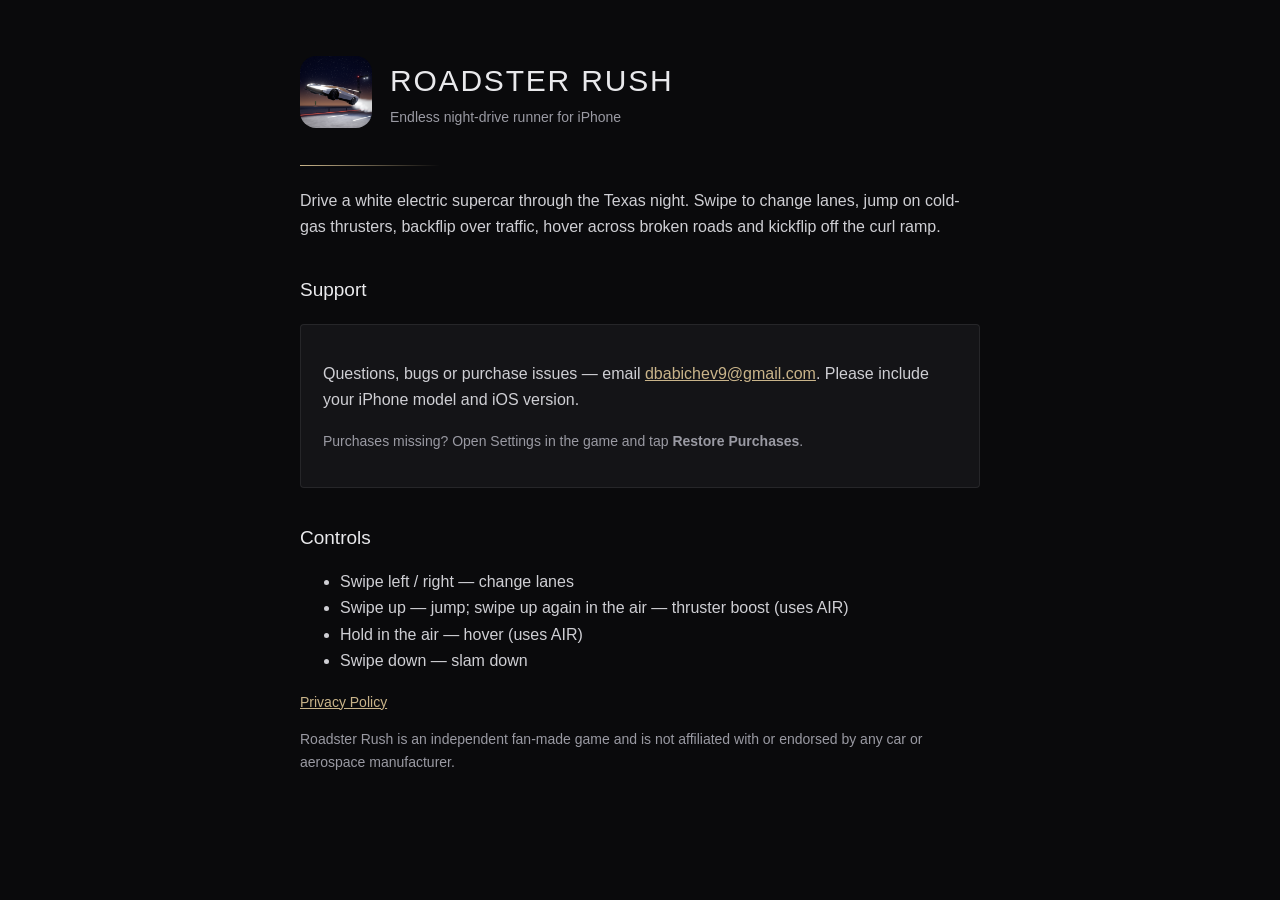
<file: index.html>
<!doctype html><html lang="en"><head><meta charset="utf-8"><meta name="viewport" content="width=device-width,initial-scale=1">
<title>Roadster Rush — Support</title><link rel="stylesheet" href="style.css"></head><body><main>
<header><img src="icon.png" alt=""><div><h1>ROADSTER RUSH</h1><div class="muted">Endless night-drive runner for iPhone</div></div></header>
<div class="hair"></div>
<p>Drive a white electric supercar through the Texas night. Swipe to change lanes, jump on cold-gas thrusters, backflip over traffic, hover across broken roads and kickflip off the curl ramp.</p>
<h2>Support</h2>
<div class="card">
<p>Questions, bugs or purchase issues — email <a href="mailto:dbabichev9@gmail.com?subject=Roadster%20Rush">dbabichev9@gmail.com</a>. Please include your iPhone model and iOS version.</p>
<p class="muted">Purchases missing? Open Settings in the game and tap <b>Restore Purchases</b>.</p>
</div>
<h2>Controls</h2>
<ul>
<li>Swipe left / right — change lanes</li>
<li>Swipe up — jump; swipe up again in the air — thruster boost (uses AIR)</li>
<li>Hold in the air — hover (uses AIR)</li>
<li>Swipe down — slam down</li>
</ul>
<p class="muted"><a href="privacy.html">Privacy Policy</a></p>
<p class="muted">Roadster Rush is an independent fan-made game and is not affiliated with or endorsed by any car or aerospace manufacturer.</p>
</main></body></html>
</file>
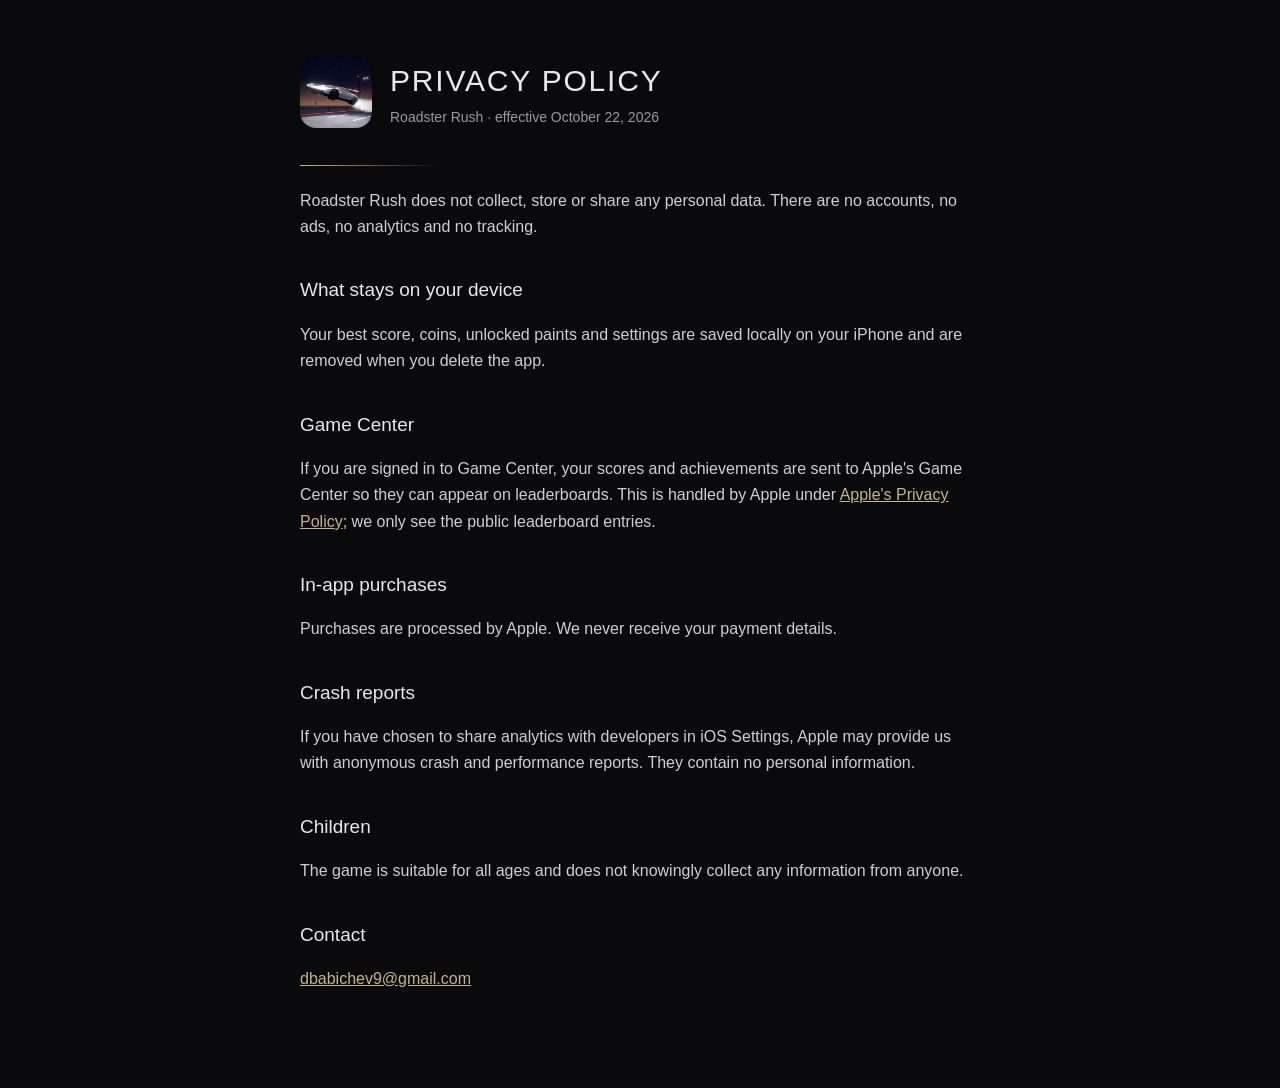
<file: privacy.html>
<!doctype html><html lang="en"><head><meta charset="utf-8"><meta name="viewport" content="width=device-width,initial-scale=1">
<title>Roadster Rush — Privacy Policy</title><link rel="stylesheet" href="style.css"></head><body><main>
<header><img src="icon.png" alt=""><div><h1>PRIVACY POLICY</h1><div class="muted">Roadster Rush · effective October 22, 2026</div></div></header>
<div class="hair"></div>
<p>Roadster Rush does not collect, store or share any personal data. There are no accounts, no ads, no analytics and no tracking.</p>
<h2>What stays on your device</h2>
<p>Your best score, coins, unlocked paints and settings are saved locally on your iPhone and are removed when you delete the app.</p>
<h2>Game Center</h2>
<p>If you are signed in to Game Center, your scores and achievements are sent to Apple's Game Center so they can appear on leaderboards. This is handled by Apple under <a href="https://www.apple.com/legal/privacy/">Apple's Privacy Policy</a>; we only see the public leaderboard entries.</p>
<h2>In-app purchases</h2>
<p>Purchases are processed by Apple. We never receive your payment details.</p>
<h2>Crash reports</h2>
<p>If you have chosen to share analytics with developers in iOS Settings, Apple may provide us with anonymous crash and performance reports. They contain no personal information.</p>
<h2>Children</h2>
<p>The game is suitable for all ages and does not knowingly collect any information from anyone.</p>
<h2>Contact</h2>
<p><a href="mailto:dbabichev9@gmail.com?subject=Roadster%20Rush%20privacy">dbabichev9@gmail.com</a></p>
</main></body></html>
</file>
<file: style.css>
:root { --bg:#0a0a0c; --panel:#141417; --text:#e9e9ec; --muted:#9a9aa3; --gold:#c9b48a; }
* { box-sizing:border-box; }
body { margin:0; background:var(--bg); color:var(--text); font:16px/1.65 -apple-system, "SF Pro Text", "Helvetica Neue", sans-serif; }
main { max-width:720px; margin:0 auto; padding:56px 20px 80px; }
header { display:flex; gap:18px; align-items:center; margin-bottom:36px; }
header img { width:72px; height:72px; border-radius:16px; }
h1 { font-weight:300; letter-spacing:.06em; font-size:30px; margin:0; }
h2 { font-weight:400; font-size:19px; margin:34px 0 8px; }
.hair { width:140px; height:1px; background:linear-gradient(90deg,var(--gold),transparent); margin:10px 0 22px; }
p, li { color:#cfcfd4; }
.muted { color:var(--muted); font-size:14px; }
a { color:var(--gold); }
.card { background:var(--panel); border:1px solid rgba(255,255,255,.08); border-radius:4px; padding:20px 22px; margin:18px 0; }
</file>
